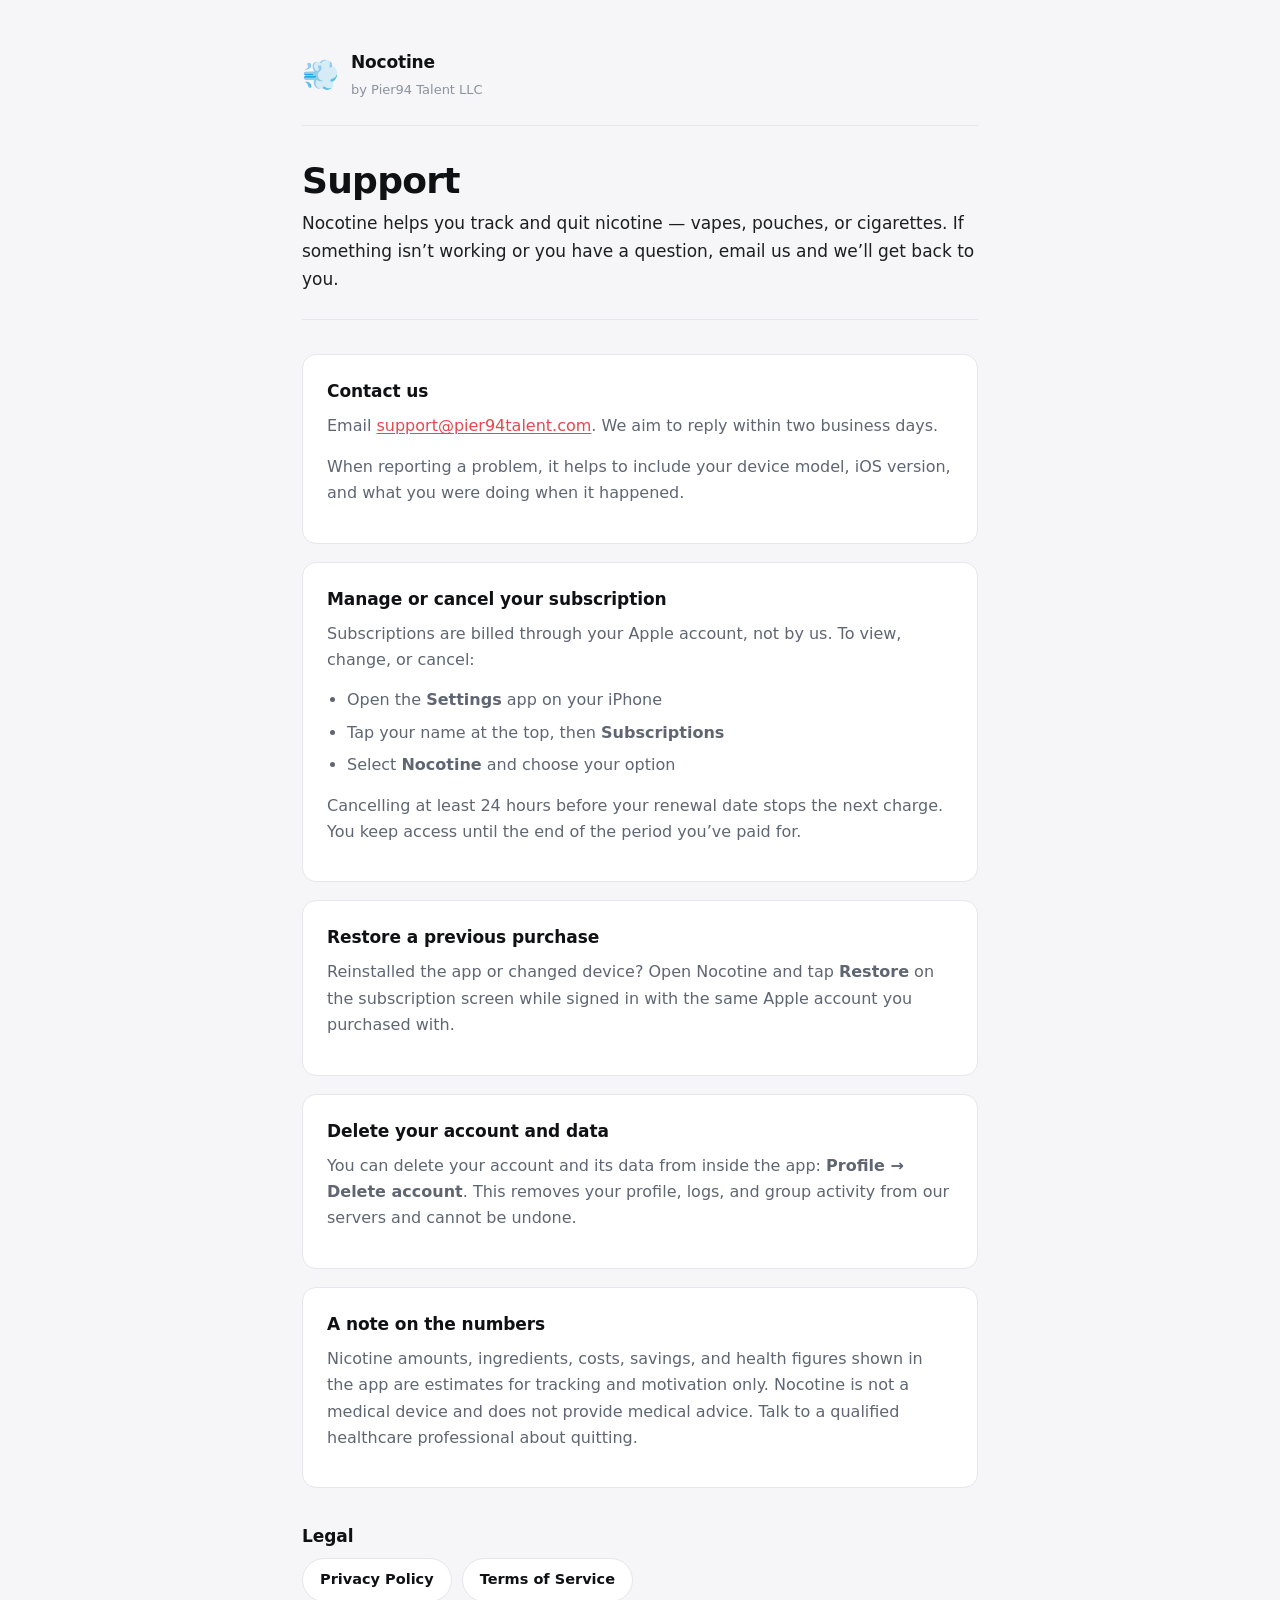
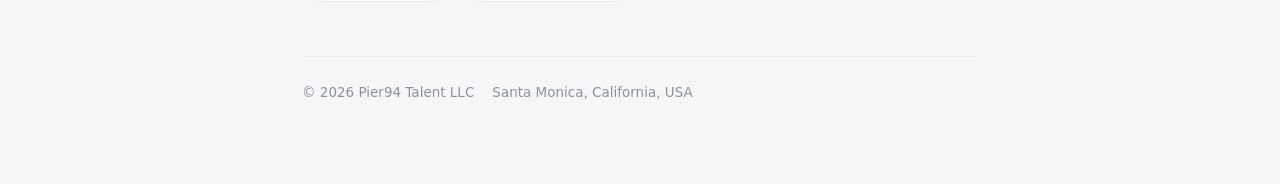
<file: index.html>
<!doctype html>
<html lang="en">
<head>
<meta charset="utf-8">
<meta name="viewport" content="width=device-width, initial-scale=1">
<title>Nocotine — Support</title>
<meta name="description" content="Help and contact for Nocotine, the quit-nicotine app by Pier94 Talent LLC.">
<link rel="stylesheet" href="style.css">
</head>
<body>
<div class="wrap">

  <header class="site">
    <span class="mark">💨</span>
    <div>
      <a class="name" href="index.html">Nocotine</a><br>
      <span class="by">by Pier94 Talent LLC</span>
    </div>
  </header>

  <h1>Support</h1>
  <p class="intro">Nocotine helps you track and quit nicotine — vapes, pouches, or cigarettes. If something isn’t working or you have a question, email us and we’ll get back to you.</p>

  <div class="card">
    <h2>Contact us</h2>
    <p>Email <a href="mailto:support@pier94talent.com">support@pier94talent.com</a>. We aim to reply within two business days.</p>
    <p>When reporting a problem, it helps to include your device model, iOS version, and what you were doing when it happened.</p>
  </div>

  <div class="card">
    <h2>Manage or cancel your subscription</h2>
    <p>Subscriptions are billed through your Apple account, not by us. To view, change, or cancel:</p>
    <ul>
      <li>Open the <strong>Settings</strong> app on your iPhone</li>
      <li>Tap your name at the top, then <strong>Subscriptions</strong></li>
      <li>Select <strong>Nocotine</strong> and choose your option</li>
    </ul>
    <p>Cancelling at least 24 hours before your renewal date stops the next charge. You keep access until the end of the period you’ve paid for.</p>
  </div>

  <div class="card">
    <h2>Restore a previous purchase</h2>
    <p>Reinstalled the app or changed device? Open Nocotine and tap <strong>Restore</strong> on the subscription screen while signed in with the same Apple account you purchased with.</p>
  </div>

  <div class="card">
    <h2>Delete your account and data</h2>
    <p>You can delete your account and its data from inside the app: <strong>Profile → Delete account</strong>. This removes your profile, logs, and group activity from our servers and cannot be undone.</p>
  </div>

  <div class="card">
    <h2>A note on the numbers</h2>
    <p>Nicotine amounts, ingredients, costs, savings, and health figures shown in the app are estimates for tracking and motivation only. Nocotine is not a medical device and does not provide medical advice. Talk to a qualified healthcare professional about quitting.</p>
  </div>

  <h2>Legal</h2>
  <div class="links">
    <a href="privacy.html">Privacy Policy</a>
    <a href="terms.html">Terms of Service</a>
  </div>

  <footer class="site">
    <span>© 2026 Pier94 Talent LLC</span>
    <span>Santa Monica, California, USA</span>
  </footer>

</div>

<script>
// Supabase sends auth links to the project's Site URL whenever the link itself
// doesn't name a redirect — that covers the dashboard's "Send password
// recovery" button and email-confirmation links. Site URL has to stay the site
// root so confirmations land somewhere sensible, so recovery tokens arriving
// here are forwarded to the page that can actually handle them, hash intact.
(function () {
  var h = window.location.hash || "";
  if (h.indexOf("type=recovery") !== -1 || h.indexOf("access_token=") !== -1) {
    window.location.replace("reset.html" + h);
  }
})();
</script>
</body>
</html>
</file>
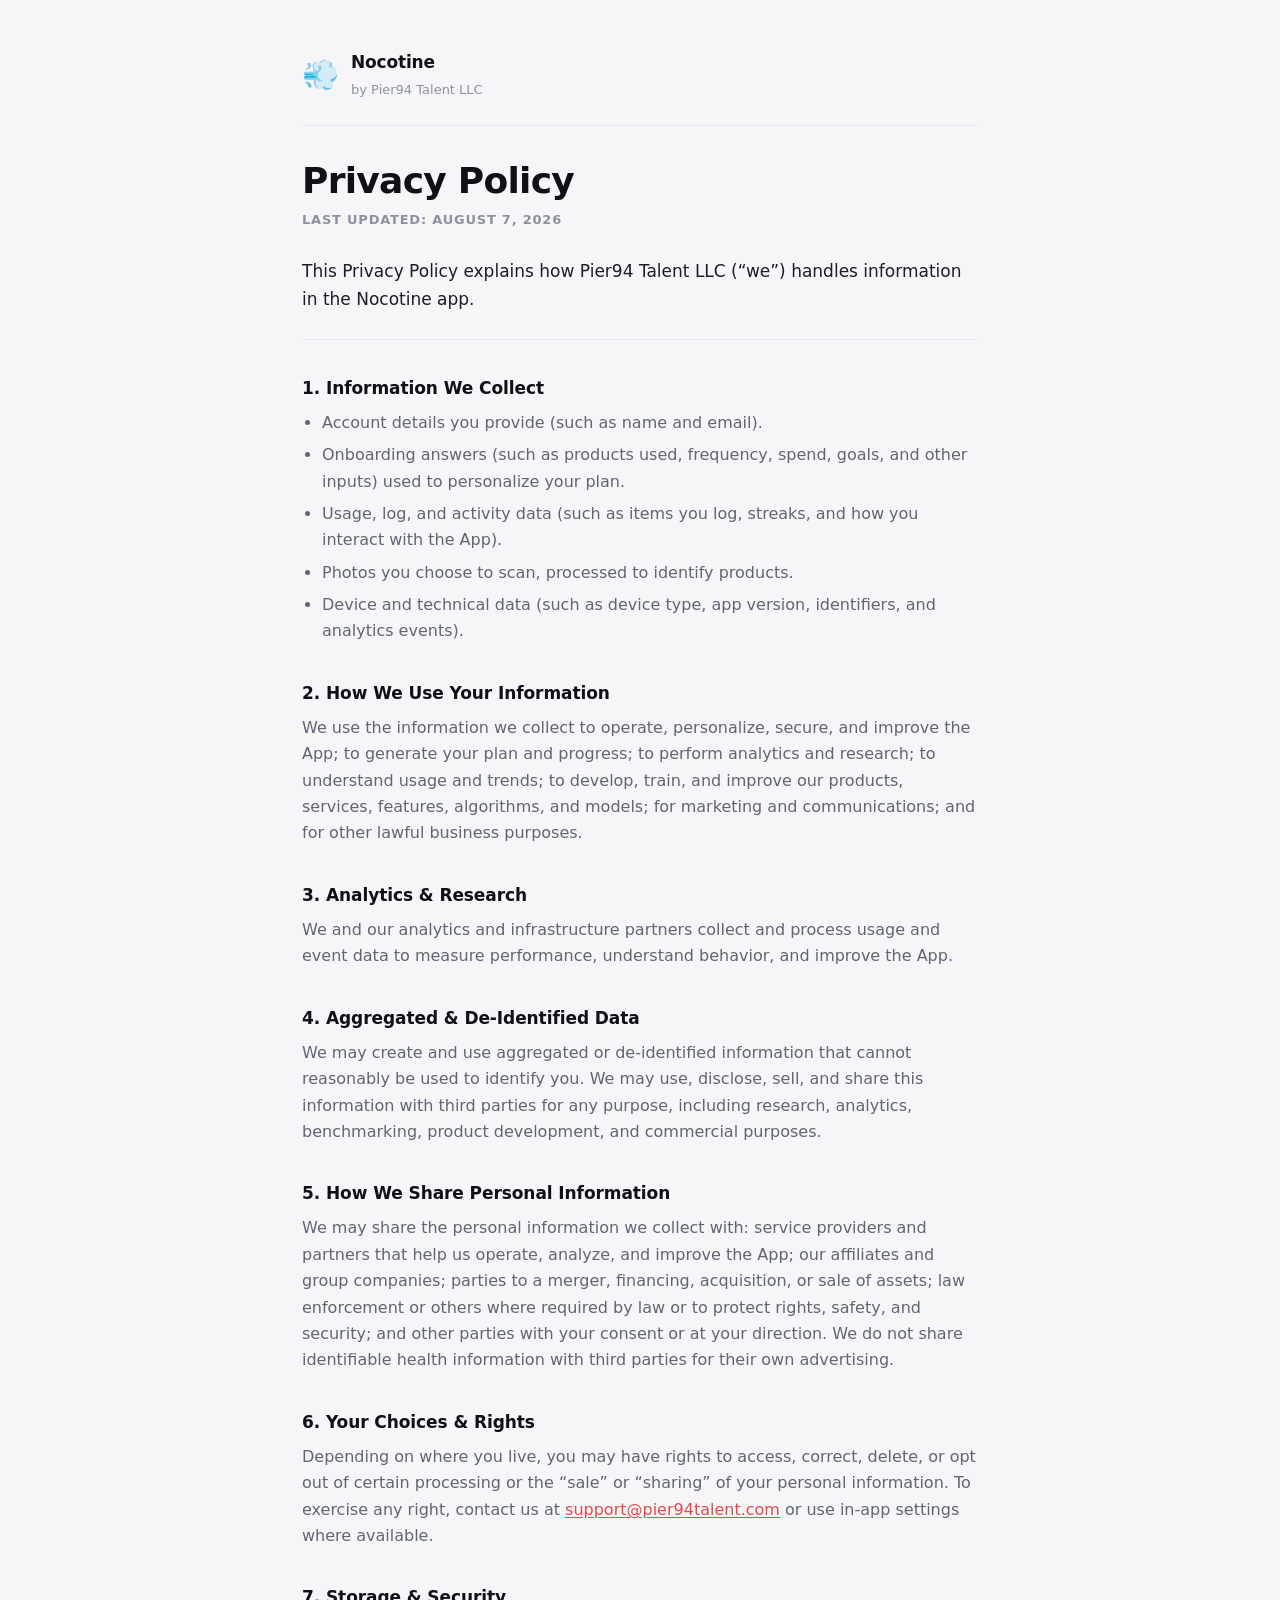
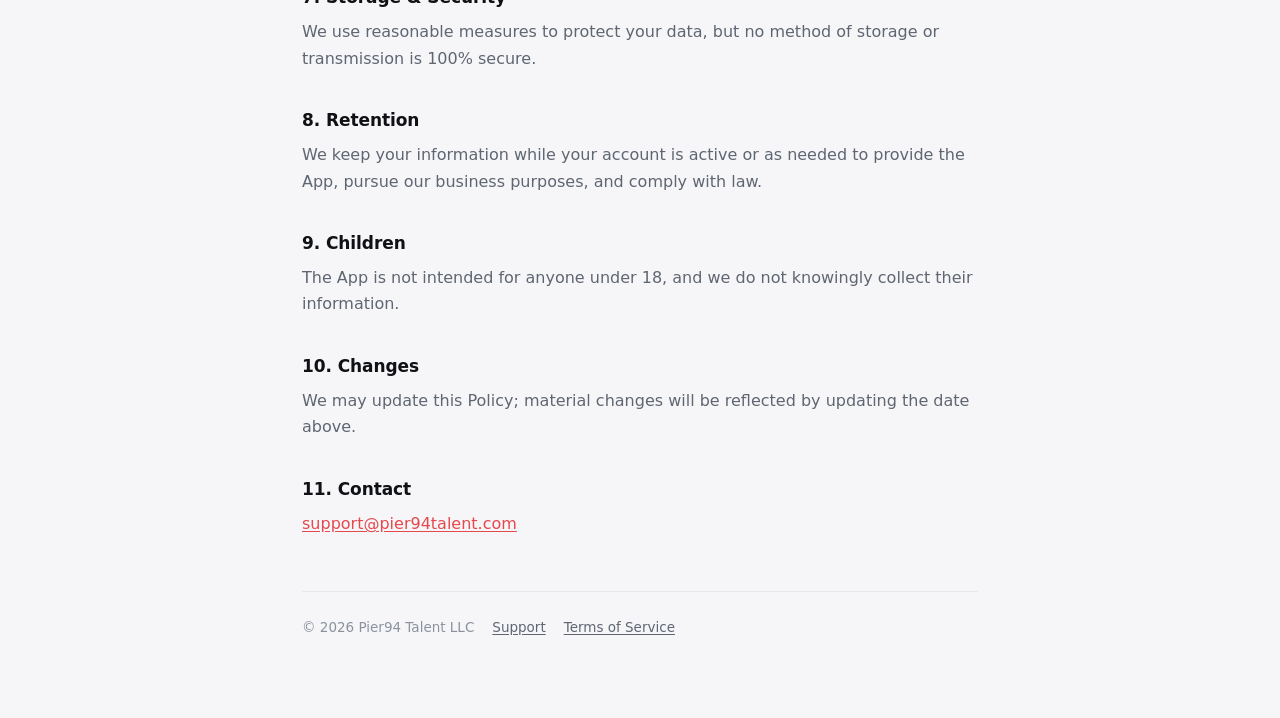
<file: privacy.html>
<!doctype html>
<html lang="en">
<head>
<meta charset="utf-8">
<meta name="viewport" content="width=device-width, initial-scale=1">
<title>Privacy Policy — Nocotine</title>
<meta name="description" content="How Pier94 Talent LLC handles information in the Nocotine app.">
<link rel="stylesheet" href="style.css">
</head>
<body>
<div class="wrap">

  <header class="site">
    <span class="mark">💨</span>
    <div>
      <a class="name" href="index.html">Nocotine</a><br>
      <span class="by">by Pier94 Talent LLC</span>
    </div>
  </header>

  <h1>Privacy Policy</h1>
  <p class="updated">Last updated: August 7, 2026</p>

  <p class="intro">This Privacy Policy explains how Pier94 Talent LLC (“we”) handles information in the Nocotine app.</p>

  <h2>1. Information We Collect</h2>
  <ul>
    <li>Account details you provide (such as name and email).</li>
    <li>Onboarding answers (such as products used, frequency, spend, goals, and other inputs) used to personalize your plan.</li>
    <li>Usage, log, and activity data (such as items you log, streaks, and how you interact with the App).</li>
    <li>Photos you choose to scan, processed to identify products.</li>
    <li>Device and technical data (such as device type, app version, identifiers, and analytics events).</li>
  </ul>

  <h2>2. How We Use Your Information</h2>
  <p>We use the information we collect to operate, personalize, secure, and improve the App; to generate your plan and progress; to perform analytics and research; to understand usage and trends; to develop, train, and improve our products, services, features, algorithms, and models; for marketing and communications; and for other lawful business purposes.</p>

  <h2>3. Analytics &amp; Research</h2>
  <p>We and our analytics and infrastructure partners collect and process usage and event data to measure performance, understand behavior, and improve the App.</p>

  <h2>4. Aggregated &amp; De-Identified Data</h2>
  <p>We may create and use aggregated or de-identified information that cannot reasonably be used to identify you. We may use, disclose, sell, and share this information with third parties for any purpose, including research, analytics, benchmarking, product development, and commercial purposes.</p>

  <h2>5. How We Share Personal Information</h2>
  <p>We may share the personal information we collect with: service providers and partners that help us operate, analyze, and improve the App; our affiliates and group companies; parties to a merger, financing, acquisition, or sale of assets; law enforcement or others where required by law or to protect rights, safety, and security; and other parties with your consent or at your direction. We do not share identifiable health information with third parties for their own advertising.</p>

  <h2>6. Your Choices &amp; Rights</h2>
  <p>Depending on where you live, you may have rights to access, correct, delete, or opt out of certain processing or the “sale” or “sharing” of your personal information. To exercise any right, contact us at <a href="mailto:support@pier94talent.com">support@pier94talent.com</a> or use in-app settings where available.</p>

  <h2>7. Storage &amp; Security</h2>
  <p>We use reasonable measures to protect your data, but no method of storage or transmission is 100% secure.</p>

  <h2>8. Retention</h2>
  <p>We keep your information while your account is active or as needed to provide the App, pursue our business purposes, and comply with law.</p>

  <h2>9. Children</h2>
  <p>The App is not intended for anyone under 18, and we do not knowingly collect their information.</p>

  <h2>10. Changes</h2>
  <p>We may update this Policy; material changes will be reflected by updating the date above.</p>

  <h2>11. Contact</h2>
  <p><a href="mailto:support@pier94talent.com">support@pier94talent.com</a></p>

  <footer class="site">
    <span>© 2026 Pier94 Talent LLC</span>
    <a href="index.html">Support</a>
    <a href="terms.html">Terms of Service</a>
  </footer>

</div>
</body>
</html>
</file>
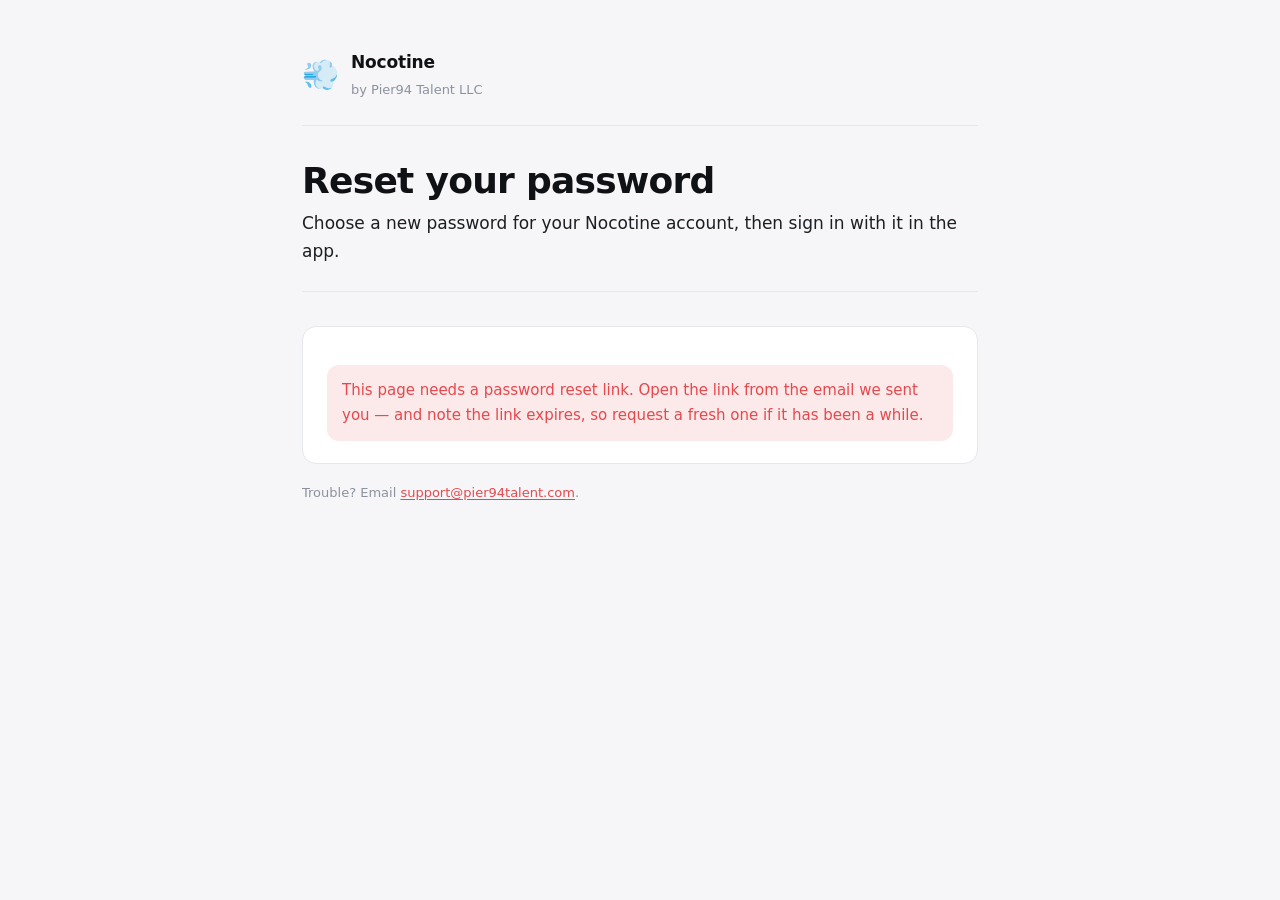
<file: reset.html>
<!doctype html>
<html lang="en">
<head>
<meta charset="utf-8">
<meta name="viewport" content="width=device-width, initial-scale=1">
<title>Nocotine — Reset your password</title>
<meta name="description" content="Set a new password for your Nocotine account.">
<meta name="robots" content="noindex">
<link rel="stylesheet" href="style.css">
<style>
  .field { margin: 0 0 14px; }
  .field label { display:block; font-size:13px; font-weight:600; color:var(--muted);
                 text-transform:uppercase; letter-spacing:.06em; margin:0 0 6px; }
  .field input {
    width:100%; padding:13px 14px; font:inherit; color:var(--text);
    background:var(--bg); border:1px solid var(--rule); border-radius:12px;
  }
  .field input:focus { outline:none; border-color:var(--ink); }
  button.primary {
    width:100%; padding:15px; font:inherit; font-weight:700; cursor:pointer;
    color:var(--bg); background:var(--ink); border:0; border-radius:14px;
  }
  button.primary[disabled] { opacity:.45; cursor:default; }
  .msg { margin:16px 0 0; padding:13px 15px; border-radius:12px; font-size:15px; }
  .msg.err { background:rgba(229,72,77,.12); color:var(--accent); }
  .msg.ok  { background:rgba(46,160,67,.12); color:#2ea043; }
  .hint { font-size:13px; color:var(--faint); margin:10px 0 0; }
</style>
</head>
<body>
<div class="wrap">

  <header class="site">
    <span class="mark">💨</span>
    <div>
      <a class="name" href="index.html">Nocotine</a><br>
      <span class="by">by Pier94 Talent LLC</span>
    </div>
  </header>

  <h1>Reset your password</h1>
  <p class="intro">Choose a new password for your Nocotine account, then sign in with it in the app.</p>

  <div class="card">
    <form id="form" hidden>
      <div class="field">
        <label for="pw">New password</label>
        <input id="pw" type="password" autocomplete="new-password" minlength="6"
               placeholder="At least 6 characters" required>
      </div>
      <div class="field">
        <label for="pw2">Confirm new password</label>
        <input id="pw2" type="password" autocomplete="new-password" minlength="6"
               placeholder="Repeat it" required>
      </div>
      <button class="primary" id="submit" type="submit">Set new password</button>
      <p class="hint">After saving, return to the Nocotine app and sign in with your new password.</p>
    </form>
    <div id="out"></div>
  </div>

  <p class="hint">Trouble? Email <a href="mailto:support@pier94talent.com">support@pier94talent.com</a>.</p>

</div>

<script>
// Supabase sends the recovery session in the URL *fragment*, which never leaves
// the browser — it is not sent to GitHub Pages or logged in any server access
// log. We read the access token from it and use it to authorise exactly one
// call: updating this user's password.
//
// The anon/publishable key below is the same one shipped inside the app. It is
// safe in a public page — it grants only what Row Level Security allows. The
// service_role key must NEVER appear here.
const SUPABASE_URL = "https://iqopoivzabpchvpmbkem.supabase.co";
const ANON_KEY = "sb_publishable_IKUQXzp3wDDowKzMjWCmig_V8jpqvNs";

const out = document.getElementById("out");
const form = document.getElementById("form");
const submit = document.getElementById("submit");

const show = (kind, text) => { out.innerHTML = `<p class="msg ${kind}">${text}</p>`; };

const params = new URLSearchParams(location.hash.replace(/^#/, ""));
const token = params.get("access_token");
const type = params.get("type");
const linkError = params.get("error_description") || params.get("error");

if (linkError) {
  show("err", decodeURIComponent(linkError).replace(/\+/g, " ") +
    " — request a new reset link from the app and open it within the hour.");
} else if (!token) {
  show("err", "This page needs a password reset link. Open the link from the email we sent you — " +
    "and note the link expires, so request a fresh one if it has been a while.");
} else if (type && type !== "recovery") {
  show("err", "That link is not a password reset link. Request a new one from the app.");
} else {
  form.hidden = false;
}

form.addEventListener("submit", async (e) => {
  e.preventDefault();
  const pw = document.getElementById("pw").value;
  const pw2 = document.getElementById("pw2").value;

  if (pw.length < 6) { show("err", "Password must be at least 6 characters."); return; }
  if (pw !== pw2)    { show("err", "Those two passwords don't match."); return; }

  submit.disabled = true;
  submit.textContent = "Saving…";
  out.innerHTML = "";

  try {
    const res = await fetch(`${SUPABASE_URL}/auth/v1/user`, {
      method: "PUT",
      headers: {
        "Content-Type": "application/json",
        "apikey": ANON_KEY,
        "Authorization": `Bearer ${token}`,
      },
      body: JSON.stringify({ password: pw }),
    });

    if (res.ok) {
      form.hidden = true;
      show("ok", "Password updated. Open the Nocotine app and sign in with your new password.");
      // Drop the token from the address bar so it isn't left in history.
      history.replaceState(null, "", location.pathname);
      return;
    }

    let detail = "";
    try {
      const body = await res.json();
      detail = body.msg || body.message || body.error_description || body.error || "";
    } catch (_) { /* non-JSON error body */ }

    if (res.status === 401 || res.status === 403) {
      show("err", "That reset link has expired or was already used. Request a new one from the app.");
    } else if (res.status === 422) {
      show("err", detail || "That password was rejected. Try a longer one.");
    } else {
      show("err", detail || `Couldn't update the password (error ${res.status}). Please try again.`);
    }
  } catch (_) {
    show("err", "Couldn't reach the server. Check your connection and try again.");
  } finally {
    submit.disabled = false;
    submit.textContent = "Set new password";
  }
});
</script>
</body>
</html>
</file>
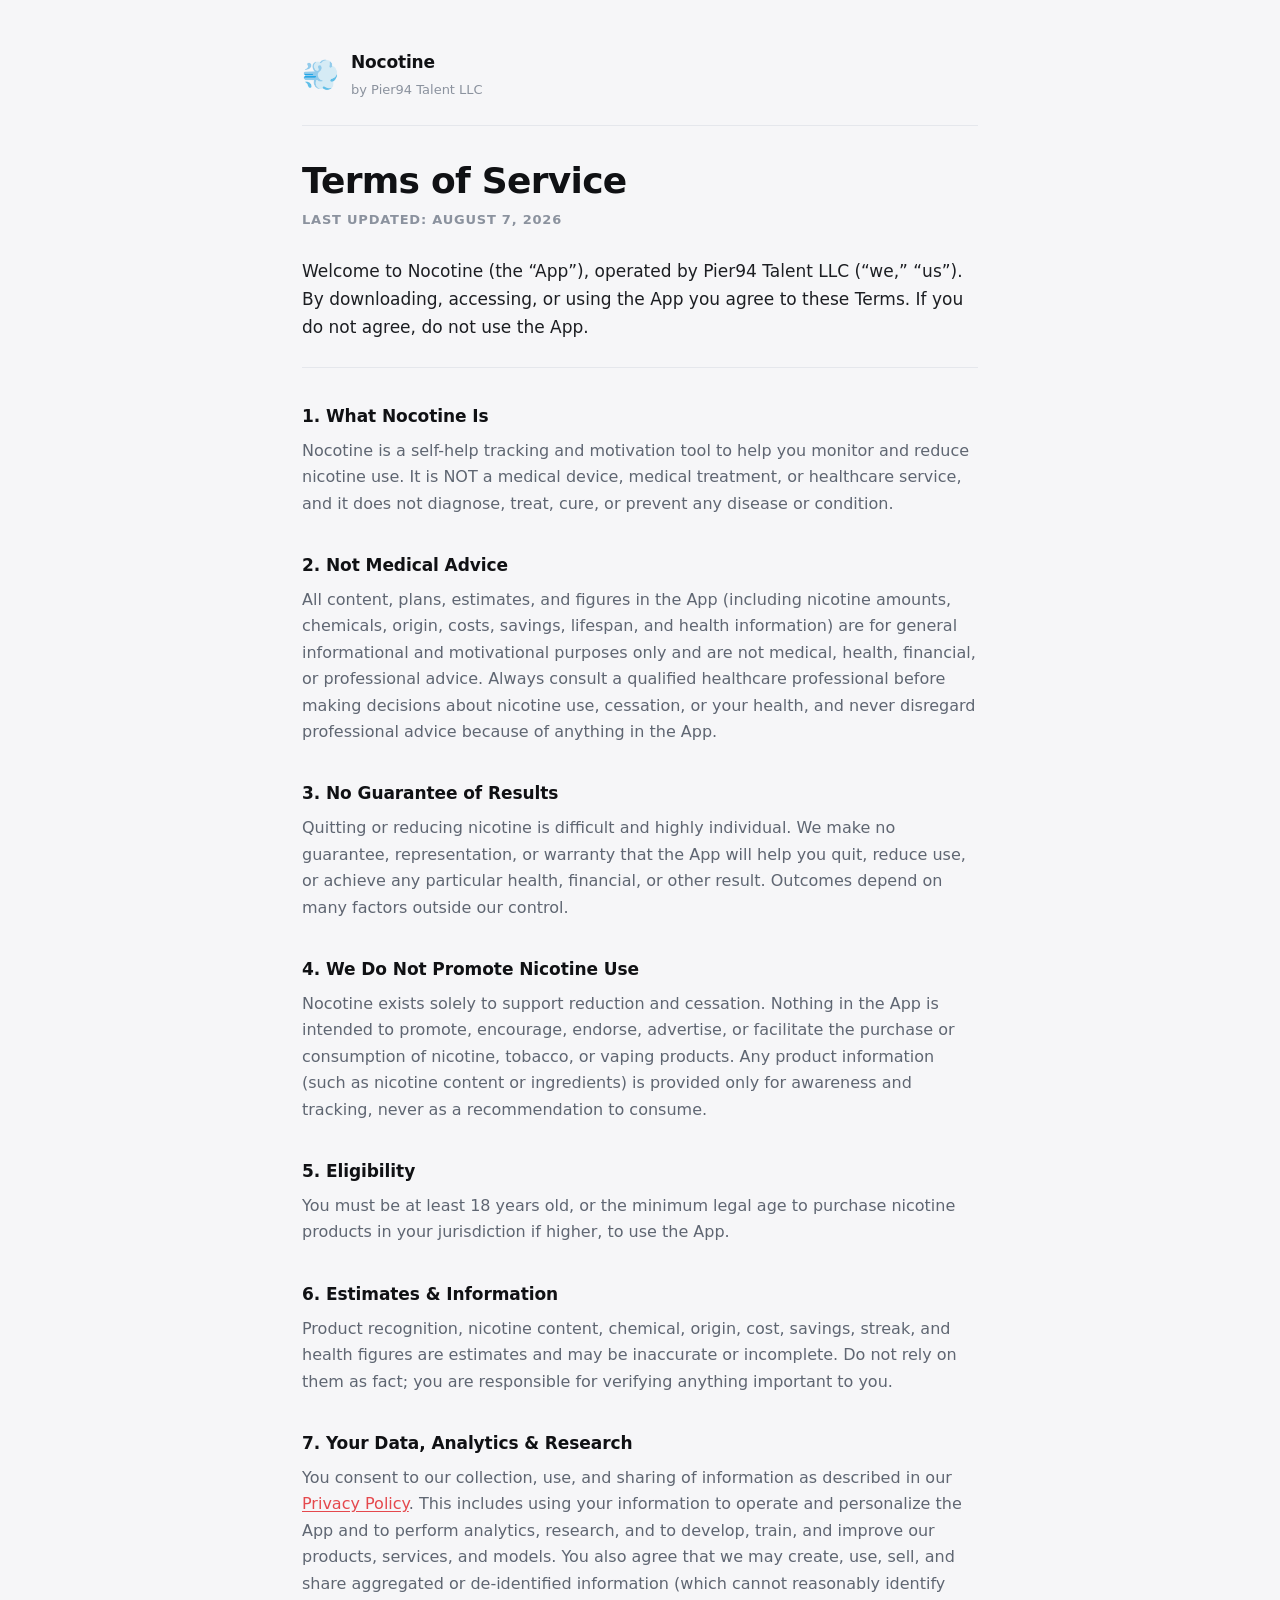
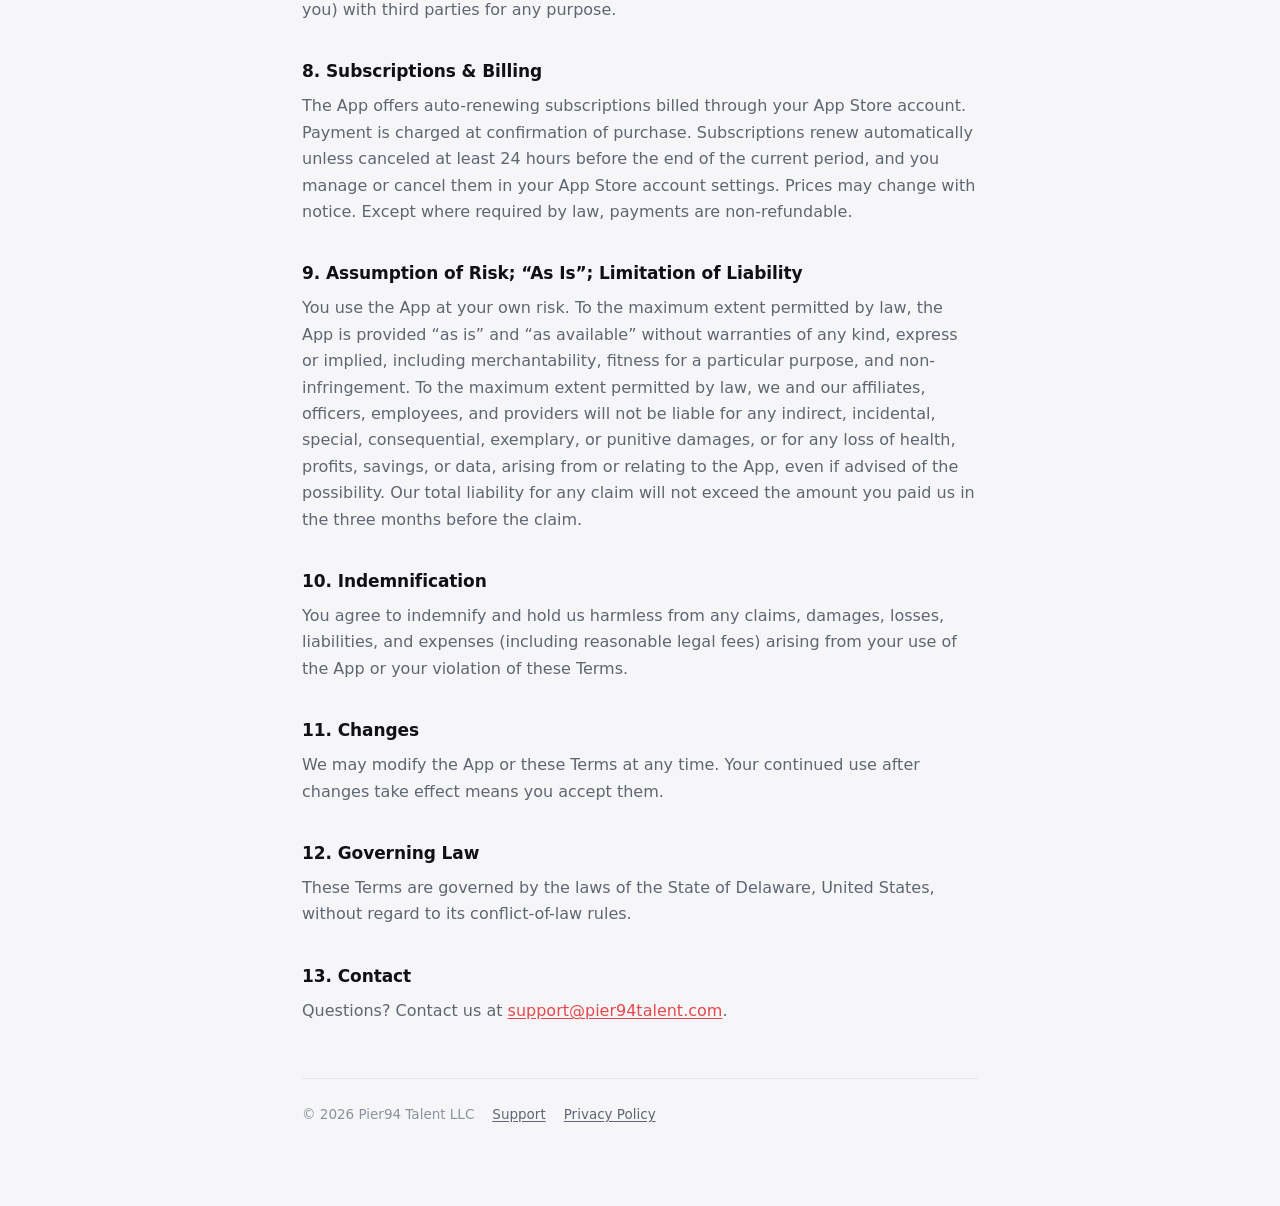
<file: terms.html>
<!doctype html>
<html lang="en">
<head>
<meta charset="utf-8">
<meta name="viewport" content="width=device-width, initial-scale=1">
<title>Terms of Service — Nocotine</title>
<meta name="description" content="Terms of Service for the Nocotine app, operated by Pier94 Talent LLC.">
<link rel="stylesheet" href="style.css">
</head>
<body>
<div class="wrap">

  <header class="site">
    <span class="mark">💨</span>
    <div>
      <a class="name" href="index.html">Nocotine</a><br>
      <span class="by">by Pier94 Talent LLC</span>
    </div>
  </header>

  <h1>Terms of Service</h1>
  <p class="updated">Last updated: August 7, 2026</p>

  <p class="intro">Welcome to Nocotine (the “App”), operated by Pier94 Talent LLC (“we,” “us”). By downloading, accessing, or using the App you agree to these Terms. If you do not agree, do not use the App.</p>

  <h2>1. What Nocotine Is</h2>
  <p>Nocotine is a self-help tracking and motivation tool to help you monitor and reduce nicotine use. It is NOT a medical device, medical treatment, or healthcare service, and it does not diagnose, treat, cure, or prevent any disease or condition.</p>

  <h2>2. Not Medical Advice</h2>
  <p>All content, plans, estimates, and figures in the App (including nicotine amounts, chemicals, origin, costs, savings, lifespan, and health information) are for general informational and motivational purposes only and are not medical, health, financial, or professional advice. Always consult a qualified healthcare professional before making decisions about nicotine use, cessation, or your health, and never disregard professional advice because of anything in the App.</p>

  <h2>3. No Guarantee of Results</h2>
  <p>Quitting or reducing nicotine is difficult and highly individual. We make no guarantee, representation, or warranty that the App will help you quit, reduce use, or achieve any particular health, financial, or other result. Outcomes depend on many factors outside our control.</p>

  <h2>4. We Do Not Promote Nicotine Use</h2>
  <p>Nocotine exists solely to support reduction and cessation. Nothing in the App is intended to promote, encourage, endorse, advertise, or facilitate the purchase or consumption of nicotine, tobacco, or vaping products. Any product information (such as nicotine content or ingredients) is provided only for awareness and tracking, never as a recommendation to consume.</p>

  <h2>5. Eligibility</h2>
  <p>You must be at least 18 years old, or the minimum legal age to purchase nicotine products in your jurisdiction if higher, to use the App.</p>

  <h2>6. Estimates &amp; Information</h2>
  <p>Product recognition, nicotine content, chemical, origin, cost, savings, streak, and health figures are estimates and may be inaccurate or incomplete. Do not rely on them as fact; you are responsible for verifying anything important to you.</p>

  <h2>7. Your Data, Analytics &amp; Research</h2>
  <p>You consent to our collection, use, and sharing of information as described in our <a href="privacy.html">Privacy Policy</a>. This includes using your information to operate and personalize the App and to perform analytics, research, and to develop, train, and improve our products, services, and models. You also agree that we may create, use, sell, and share aggregated or de-identified information (which cannot reasonably identify you) with third parties for any purpose.</p>

  <h2>8. Subscriptions &amp; Billing</h2>
  <p>The App offers auto-renewing subscriptions billed through your App Store account. Payment is charged at confirmation of purchase. Subscriptions renew automatically unless canceled at least 24 hours before the end of the current period, and you manage or cancel them in your App Store account settings. Prices may change with notice. Except where required by law, payments are non-refundable.</p>

  <h2>9. Assumption of Risk; “As Is”; Limitation of Liability</h2>
  <p>You use the App at your own risk. To the maximum extent permitted by law, the App is provided “as is” and “as available” without warranties of any kind, express or implied, including merchantability, fitness for a particular purpose, and non-infringement. To the maximum extent permitted by law, we and our affiliates, officers, employees, and providers will not be liable for any indirect, incidental, special, consequential, exemplary, or punitive damages, or for any loss of health, profits, savings, or data, arising from or relating to the App, even if advised of the possibility. Our total liability for any claim will not exceed the amount you paid us in the three months before the claim.</p>

  <h2>10. Indemnification</h2>
  <p>You agree to indemnify and hold us harmless from any claims, damages, losses, liabilities, and expenses (including reasonable legal fees) arising from your use of the App or your violation of these Terms.</p>

  <h2>11. Changes</h2>
  <p>We may modify the App or these Terms at any time. Your continued use after changes take effect means you accept them.</p>

  <h2>12. Governing Law</h2>
  <p>These Terms are governed by the laws of the State of Delaware, United States, without regard to its conflict-of-law rules.</p>

  <h2>13. Contact</h2>
  <p>Questions? Contact us at <a href="mailto:support@pier94talent.com">support@pier94talent.com</a>.</p>

  <footer class="site">
    <span>© 2026 Pier94 Talent LLC</span>
    <a href="index.html">Support</a>
    <a href="privacy.html">Privacy Policy</a>
  </footer>

</div>
</body>
</html>
</file>
<file: style.css>
/* Nocotine public legal + support pages.
   Matches the app's Cal-AI black-and-white look. No dependencies — these pages
   must stay reachable forever, so nothing here loads from a CDN. */

:root {
  --ink: #101114;
  --text: #1c1e22;
  --muted: #5f6672;
  --faint: #8b929e;
  --bg: #f6f6f8;
  --surface: #ffffff;
  --rule: #e5e7ec;
  --accent: #e5484d;
}
@media (prefers-color-scheme: dark) {
  :root {
    --ink: #f4f5f7;
    --text: #e7e9ee;
    --muted: #a2aab8;
    --faint: #79818f;
    --bg: #0f1114;
    --surface: #16181d;
    --rule: #262a31;
    --accent: #ff6b6f;
  }
}

* { box-sizing: border-box; }

body {
  margin: 0;
  background: var(--bg);
  color: var(--text);
  font: 16px/1.65 -apple-system, BlinkMacSystemFont, "Segoe UI", system-ui, sans-serif;
  -webkit-font-smoothing: antialiased;
}

.wrap { max-width: 720px; margin: 0 auto; padding: 48px 22px 80px; }

header.site {
  display: flex; align-items: center; gap: 12px;
  padding-bottom: 22px; margin-bottom: 34px;
  border-bottom: 1px solid var(--rule);
}
header.site .mark { font-size: 30px; line-height: 1; }
header.site .name {
  font-size: 17px; font-weight: 700; color: var(--ink);
  letter-spacing: -.01em; text-decoration: none;
}
header.site .by { font-size: 13px; color: var(--faint); }

h1 {
  font-size: clamp(28px, 5vw, 36px); line-height: 1.15; letter-spacing: -.02em;
  font-weight: 800; color: var(--ink); margin: 0 0 8px;
}
.updated {
  font-size: 13px; color: var(--faint); margin: 0 0 26px;
  text-transform: uppercase; letter-spacing: .06em; font-weight: 600;
}
.intro {
  font-size: 17px; color: var(--text); margin: 0 0 34px;
  padding-bottom: 26px; border-bottom: 1px solid var(--rule);
}

h2 {
  font-size: 17px; font-weight: 700; color: var(--ink);
  margin: 34px 0 8px; letter-spacing: -.005em;
}
p { margin: 0 0 14px; color: var(--muted); }
ul { margin: 0 0 14px; padding-left: 20px; color: var(--muted); }
li { margin-bottom: 6px; }

a { color: var(--accent); text-decoration: underline; text-underline-offset: 2px; }
a:focus-visible { outline: 2px solid var(--accent); outline-offset: 3px; border-radius: 3px; }

.card {
  background: var(--surface); border: 1px solid var(--rule);
  border-radius: 14px; padding: 22px 24px; margin: 0 0 18px;
}
.card h2 { margin-top: 0; }

.links { display: flex; flex-wrap: wrap; gap: 10px; margin-top: 8px; }
.links a {
  display: inline-block; text-decoration: none; font-size: 14.5px; font-weight: 600;
  color: var(--ink); background: var(--surface);
  border: 1px solid var(--rule); border-radius: 999px; padding: 9px 17px;
}

footer.site {
  margin-top: 54px; padding-top: 24px; border-top: 1px solid var(--rule);
  font-size: 13.5px; color: var(--faint);
  display: flex; flex-wrap: wrap; gap: 8px 18px; align-items: center;
}
footer.site a { color: var(--muted); }
</file>
